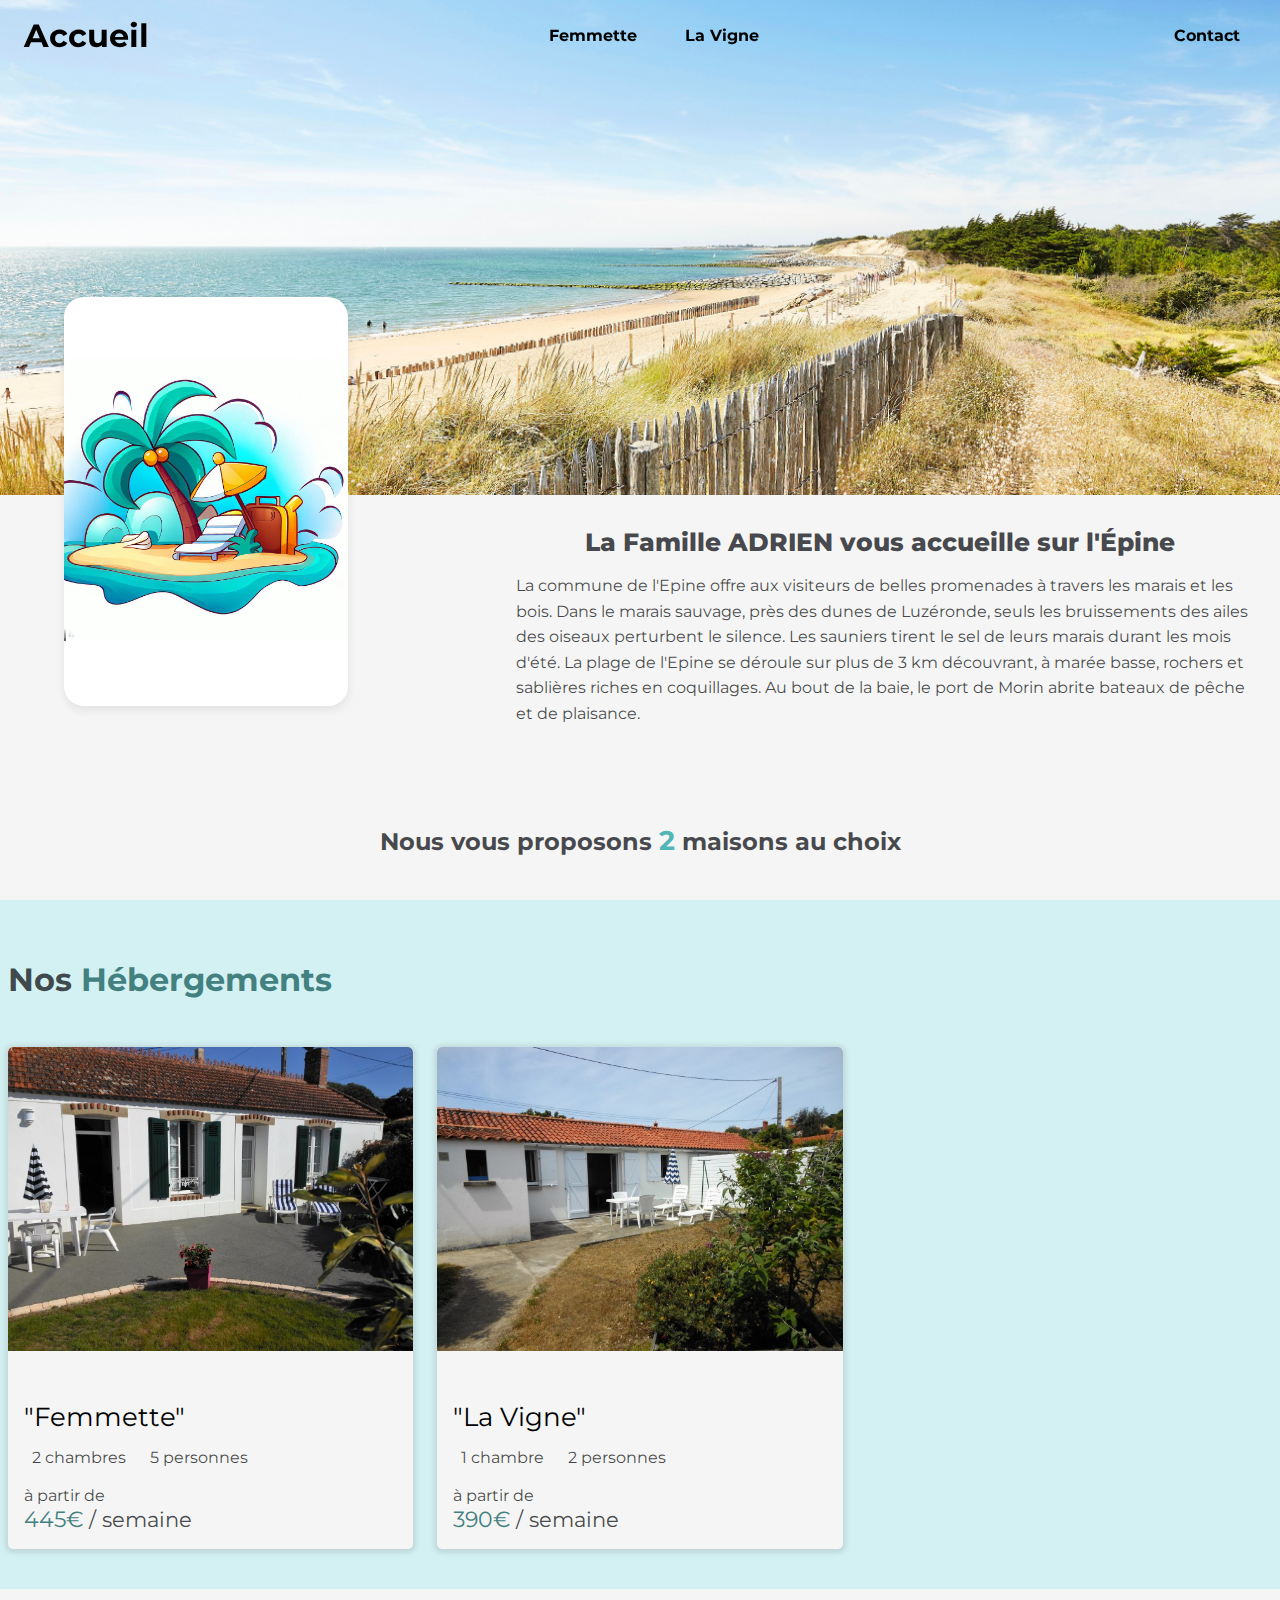
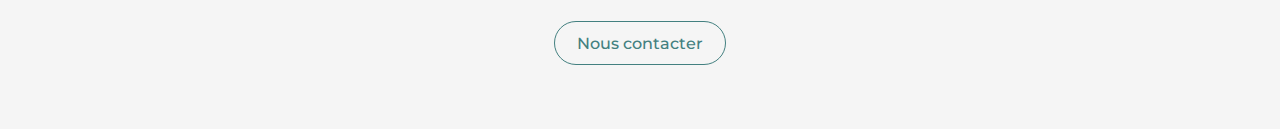
<file: index.html>
<!DOCTYPE html>
<html lang="en">
  <head>
    <meta charset="UTF-8" />
    <meta
      http-equiv="X-UA-Compatible"
      content="IE=edge" />
    <meta
      name="viewport"
      content="width=device-width, initial-scale=1.0" />
    <title>Locations | M. et Mme ADRIEN</title>
    <link
      rel="icon"
      type="image/png"
      sizes="16x16"
      href="./img/download.png" />

    <link
      rel="stylesheet"
      href="styles/style.css" />
    <link
      rel="preconnect"
      href="https://fonts.googleapis.com" />
    <link
      rel="preconnect"
      href="https://fonts.gstatic.com"
      crossorigin />
    <link
      href="https://fonts.googleapis.com/css2?family=Montserrat:wght@400;500;600;700;800&display=swap"
      rel="stylesheet" />
    <link
      rel="stylesheet"
      href="https://cdnjs.cloudflare.com/ajax/libs/font-awesome/6.1.1/css/all.min.css"
      integrity="sha512-KfkfwYDsLkIlwQp6LFnl8zNdLGxu9YAA1QvwINks4PhcElQSvqcyVLLD9aMhXd13uQjoXtEKNosOWaZqXgel0g=="
      crossorigin="anonymous"
      referrerpolicy="no-referrer" />
  </head>
  <body class="index">
    <header class="header">
      <nav class="navbar">
        <h1><a href="./">Accueil</a></h1>
        <ul class="nav-items">
          <li>
            <a
              class="nav-item"
              href="femmette.html"
              >Femmette</a
            >
          </li>
          <li>
            <a
              class="nav-item"
              href="vigne.html"
              >La Vigne</a
            >
          </li>
        </ul>
        <li>
          <a
            class="nav-item"
            href="contact.html"
            >Contact</a
          >
        </li>
      </nav>
    </header>
    <main>
      <section class="sec1 section home">
        <div class="home-container">
          <div class="home-panoramic">
            <picture class="mainpage-content">
              <img
                src="img/L_Epine.jpg"
                alt="" />
            </picture>
          </div>
          <div class="home-items">
            <div class="home-image">
              <img
                src="./img/dessin_plage.jpg"
                alt="" />
            </div>
            <div class="home-texte-con">
              <div class="home-text-title">
                <h2>
                  <i class="fa-solid fa-anchor"></i>&nbsp;La Famille ADRIEN vous
                  accueille sur l'<span>épine</span>&nbsp;<i
                    class="fa-solid fa-anchor"></i>
                </h2>
              </div>
              <div class="home-texte">
                <p>
                  La commune de l'Epine offre aux visiteurs de belles promenades
                  à travers les marais et les bois. Dans le marais sauvage, près
                  des dunes de Luzéronde, seuls les bruissements des ailes des
                  oiseaux perturbent le silence. Les sauniers tirent le sel de
                  leurs marais durant les mois d'été. La plage de l'Epine se
                  déroule sur plus de 3 km découvrant, à marée basse, rochers et
                  sablières riches en coquillages. Au bout de la baie, le port
                  de Morin abrite bateaux de pêche et de plaisance.
                </p>
              </div>
            </div>
          </div>
          <div class="home-bottom-text">
            <h3>Nous vous proposons <span>2</span> maisons au choix</h3>
          </div>
          <div class="nxt-btn">
            <a href="#sec2">
              <div class="next-arrow">
                <i class="fa-solid fa-angle-down"></i></div
            ></a>
          </div>
        </div>
      </section>
      <section
        class="sec2 section house-display"
        id="sec2">
        <div class="house-grid-container">
          <h2 class="house-grid-title">Nos <span>Hébergements</span></h2>
          <div class="house-items">
            <div
              class="house-item"
              onclick="location.href='femmette.html';"
              style="cursor: pointer">
              <a href="femmette.html">
                <div class="img-wrapper">
                  <img
                    src="img/femmette/femmette2.jpg"
                    alt="" />
                </div>
              </a>
              <div class="house-texte">
                <div class="house-rating">
                  <div class="key-rating">
                    <i class="fa-solid fa-key"></i>&nbsp;<i
                      class="fa-solid fa-key"></i>
                  </div>
                  <div class="star-rating">
                    <i class="fa-solid fa-star"></i>&nbsp;
                    <i class="fa-solid fa-star"></i>&nbsp;
                    <i class="fa-solid fa-star"></i>
                  </div>
                </div>
                <p class="house-name">"Femmette"</p>
                <p class="house-details">
                  <i class="fa-solid fa-bed"></i>&nbsp;&nbsp;2 chambres
                  &nbsp;&nbsp; <i class="fa-solid fa-user"></i>&nbsp;&nbsp;5
                  personnes
                </p>
                <p class="house-price">
                  à partir de <br />
                  <span><span class="price">445€</span>&nbsp;/ semaine</span>
                </p>
              </div>
            </div>
            <div
              class="house-item"
              onclick="location.href='vigne.html';"
              style="cursor: pointer">
              <a href="vigne.html">
                <div class="img-wrapper">
                  <img
                    src="img/vigne/t2clevac2.jpg"
                    alt="" />
                </div>
              </a>
              <div class="house-texte">
                <div class="house-rating">
                  <div class="key-rating">
                    <i class="fa-solid fa-key"></i>&nbsp;<i
                      class="fa-solid fa-key"></i>
                  </div>
                  <div class="star-rating">
                    <i class="fa-solid fa-star"></i>&nbsp;
                    <i class="fa-solid fa-star"></i>
                  </div>
                </div>
                <p class="house-name">"La Vigne"</p>
                <p class="house-details">
                  <i class="fa-solid fa-bed"></i>&nbsp;&nbsp;1 chambre
                  &nbsp;&nbsp; <i class="fa-solid fa-user"></i>&nbsp;&nbsp;2
                  personnes
                </p>
                <p class="house-price">
                  à partir de <br />
                  <span><span class="price">390€</span>&nbsp;/ semaine</span>
                </p>
              </div>
            </div>
          </div>
        </div>
      </section>
      <section class="sec3 section contact-form">
        <div class="contact-btn-con">
          <a href="contact.html"
            ><div class="contact-btn">Nous contacter</div></a
          >
        </div>
      </section>
    </main>
    <script src="script.js"></script>
  </body>
</html>
</file>
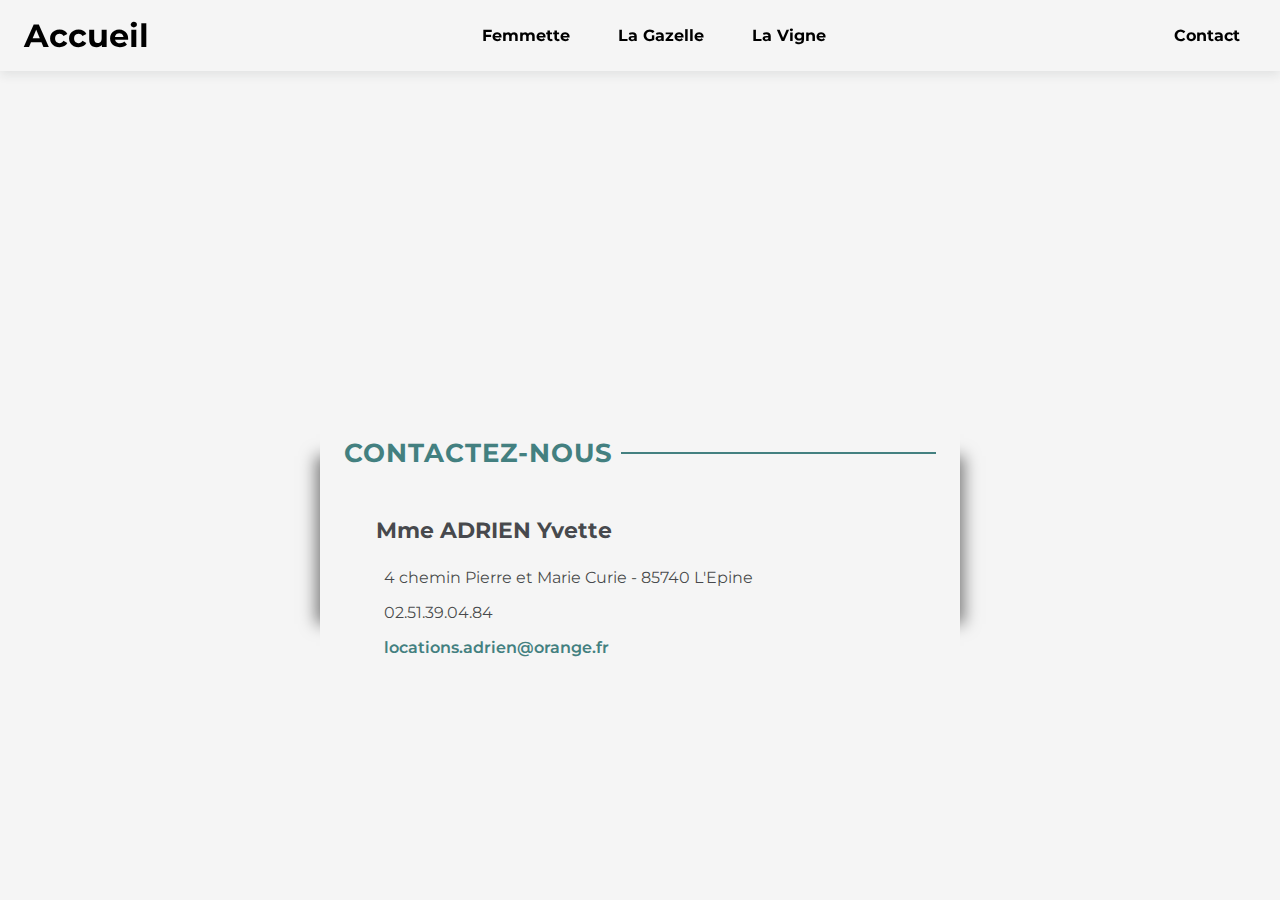
<file: contact.htm>
<!DOCTYPE html>
<html lang="en">
  <head>
    <meta charset="UTF-8" />
    <meta http-equiv="X-UA-Compatible" content="IE=edge" />
    <meta name="viewport" content="width=device-width, initial-scale=1.0" />
    <title>Locations | M. et Mme ADRIEN</title>
    <link
      rel="icon"
      type="image/png"
      sizes="16x16"
      href="./img/download.png"
    />
    <link rel="stylesheet" href="styles/style.css" />
    <link rel="preconnect" href="https://fonts.googleapis.com" />
    <link rel="preconnect" href="https://fonts.gstatic.com" crossorigin />
    <link
      href="https://fonts.googleapis.com/css2?family=Montserrat:wght@400;500;600;700;800&display=swap"
      rel="stylesheet"
    />
    <link
      rel="stylesheet"
      href="https://cdnjs.cloudflare.com/ajax/libs/font-awesome/6.1.1/css/all.min.css"
      integrity="sha512-KfkfwYDsLkIlwQp6LFnl8zNdLGxu9YAA1QvwINks4PhcElQSvqcyVLLD9aMhXd13uQjoXtEKNosOWaZqXgel0g=="
      crossorigin="anonymous"
      referrerpolicy="no-referrer"
    />
  </head>
  <body class="contact-page">
    <header class="header header-contact">
      <nav class="navbar">
        <h1><a href="./">Accueil</a></h1>
        <ul class="nav-items">
          <li><a class="nav-item" href="femmette.html">Femmette</a></li>
          <li><a class="nav-item" href="gazelle.html">La Gazelle</a></li>
          <li><a class="nav-item" href="vigne.html">La Vigne</a></li>
        </ul>
        <li><a class="nav-item" href="contact.htm">Contact</a></li>
      </nav>
    </header>
    <main>
      <section class="contact-sec">
        <div class="background-con">
          <div class="contact-background"></div>
        </div>
        <div class="shadow"></div>
        <div class="contact-infos-con">
          <div class="contact-infos">
            <h2><span>Contactez-nous</span></h2>
            <div class="contact-details">
              <div class="contact-info-main">
                <p>Mme ADRIEN Yvette</p>
              </div>
              <div class="contact-address flex">
                <i class="fa-solid fa-location-dot"></i>
                <p>4 chemin Pierre et Marie Curie - 85740 L'Epine</p>
              </div>
              <div class="contact-info-others">
                <div class="contact-phone flex">
                  <i class="fa-solid fa-phone foo-col"></i>
                  <p>02.51.39.04.84</p>
                </div>
                <div class="contact-mail flex">
                  <i class="fa-solid fa-at foo-col"></i>
                  <a href="mailto:locations.adrien@orange.fr"
                    >locations.adrien@orange.fr</a
                  >
                </div>
              </div>
            </div>
          </div>
        </div>
      </section>
    </main>
    <script src="script.js"></script>
  </body>
</html>
</file>
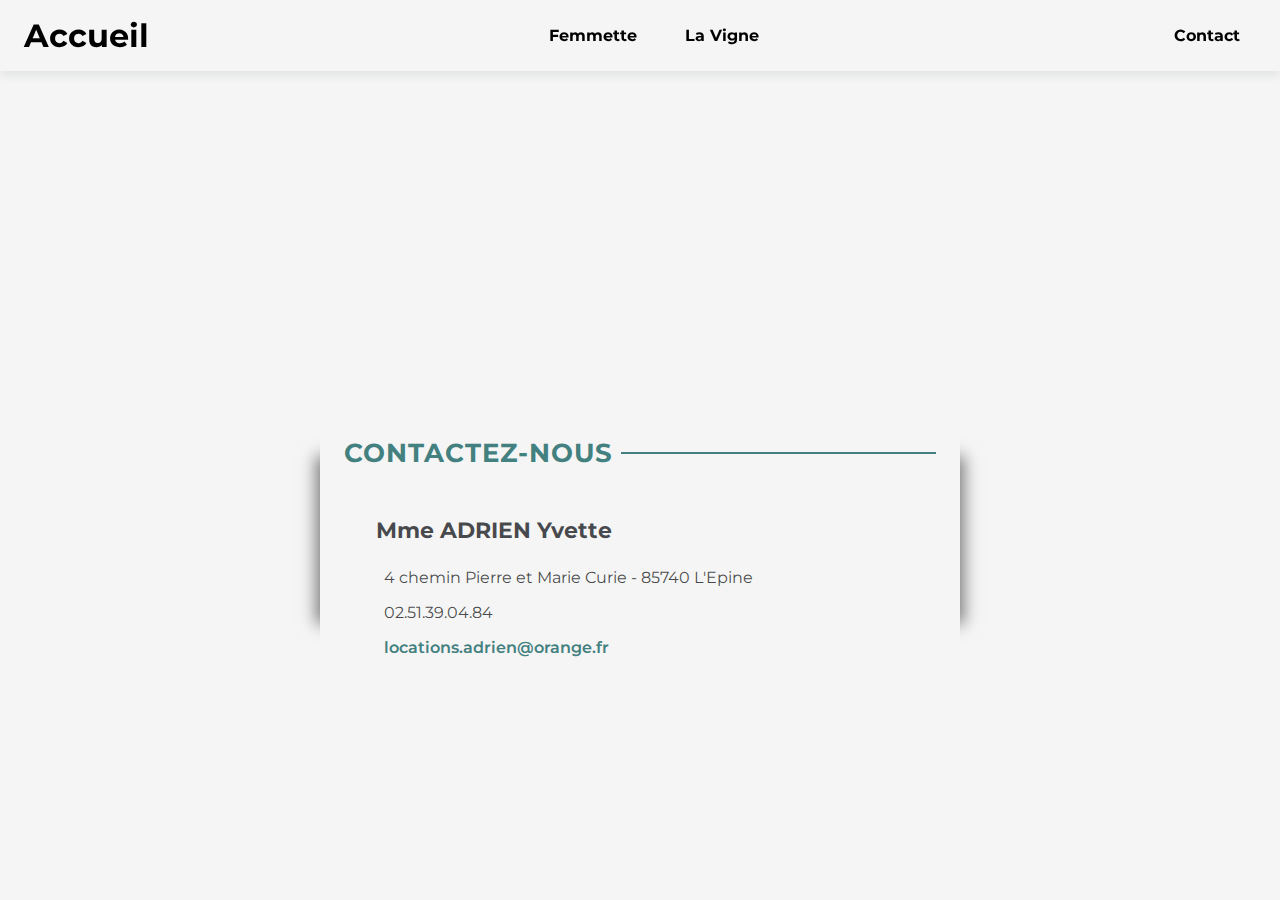
<file: contact.html>
<!DOCTYPE html>
<html lang="en">
  <head>
    <meta charset="UTF-8" />
    <meta
      http-equiv="X-UA-Compatible"
      content="IE=edge" />
    <meta
      name="viewport"
      content="width=device-width, initial-scale=1.0" />
    <title>Locations | M. et Mme ADRIEN</title>
    <link
      rel="icon"
      type="image/png"
      sizes="16x16"
      href="./img/download.png" />
    <link
      rel="stylesheet"
      href="styles/style.css" />
    <link
      rel="preconnect"
      href="https://fonts.googleapis.com" />
    <link
      rel="preconnect"
      href="https://fonts.gstatic.com"
      crossorigin />
    <link
      href="https://fonts.googleapis.com/css2?family=Montserrat:wght@400;500;600;700;800&display=swap"
      rel="stylesheet" />
    <link
      rel="stylesheet"
      href="https://cdnjs.cloudflare.com/ajax/libs/font-awesome/6.1.1/css/all.min.css"
      integrity="sha512-KfkfwYDsLkIlwQp6LFnl8zNdLGxu9YAA1QvwINks4PhcElQSvqcyVLLD9aMhXd13uQjoXtEKNosOWaZqXgel0g=="
      crossorigin="anonymous"
      referrerpolicy="no-referrer" />
  </head>
  <body class="contact-page">
    <header class="header header-contact">
      <nav class="navbar">
        <h1><a href="./">Accueil</a></h1>
        <ul class="nav-items">
          <li>
            <a
              class="nav-item"
              href="femmette.html"
              >Femmette</a
            >
          </li>
          <li>
            <a
              class="nav-item"
              href="vigne.html"
              >La Vigne</a
            >
          </li>
        </ul>
        <li>
          <a
            class="nav-item"
            href="contact.html"
            >Contact</a
          >
        </li>
      </nav>
    </header>
    <main>
      <section class="contact-sec">
        <div class="background-con">
          <div class="contact-background"></div>
        </div>
        <div class="shadow"></div>
        <div class="contact-infos-con">
          <div class="contact-infos">
            <h2><span>Contactez-nous</span></h2>
            <div class="contact-details">
              <div class="contact-info-main">
                <p>Mme ADRIEN Yvette</p>
              </div>
              <div class="contact-address flex">
                <i class="fa-solid fa-location-dot"></i>
                <p>4 chemin Pierre et Marie Curie - 85740 L'Epine</p>
              </div>
              <div class="contact-info-others">
                <div class="contact-phone flex">
                  <i class="fa-solid fa-phone foo-col"></i>
                  <p>02.51.39.04.84</p>
                </div>
                <div class="contact-mail flex">
                  <i class="fa-solid fa-at foo-col"></i>
                  <a href="mailto:locations.adrien@orange.fr"
                    >locations.adrien@orange.fr</a
                  >
                </div>
              </div>
            </div>
          </div>
        </div>
      </section>
    </main>
    <script src="script.js"></script>
  </body>
</html>
</file>
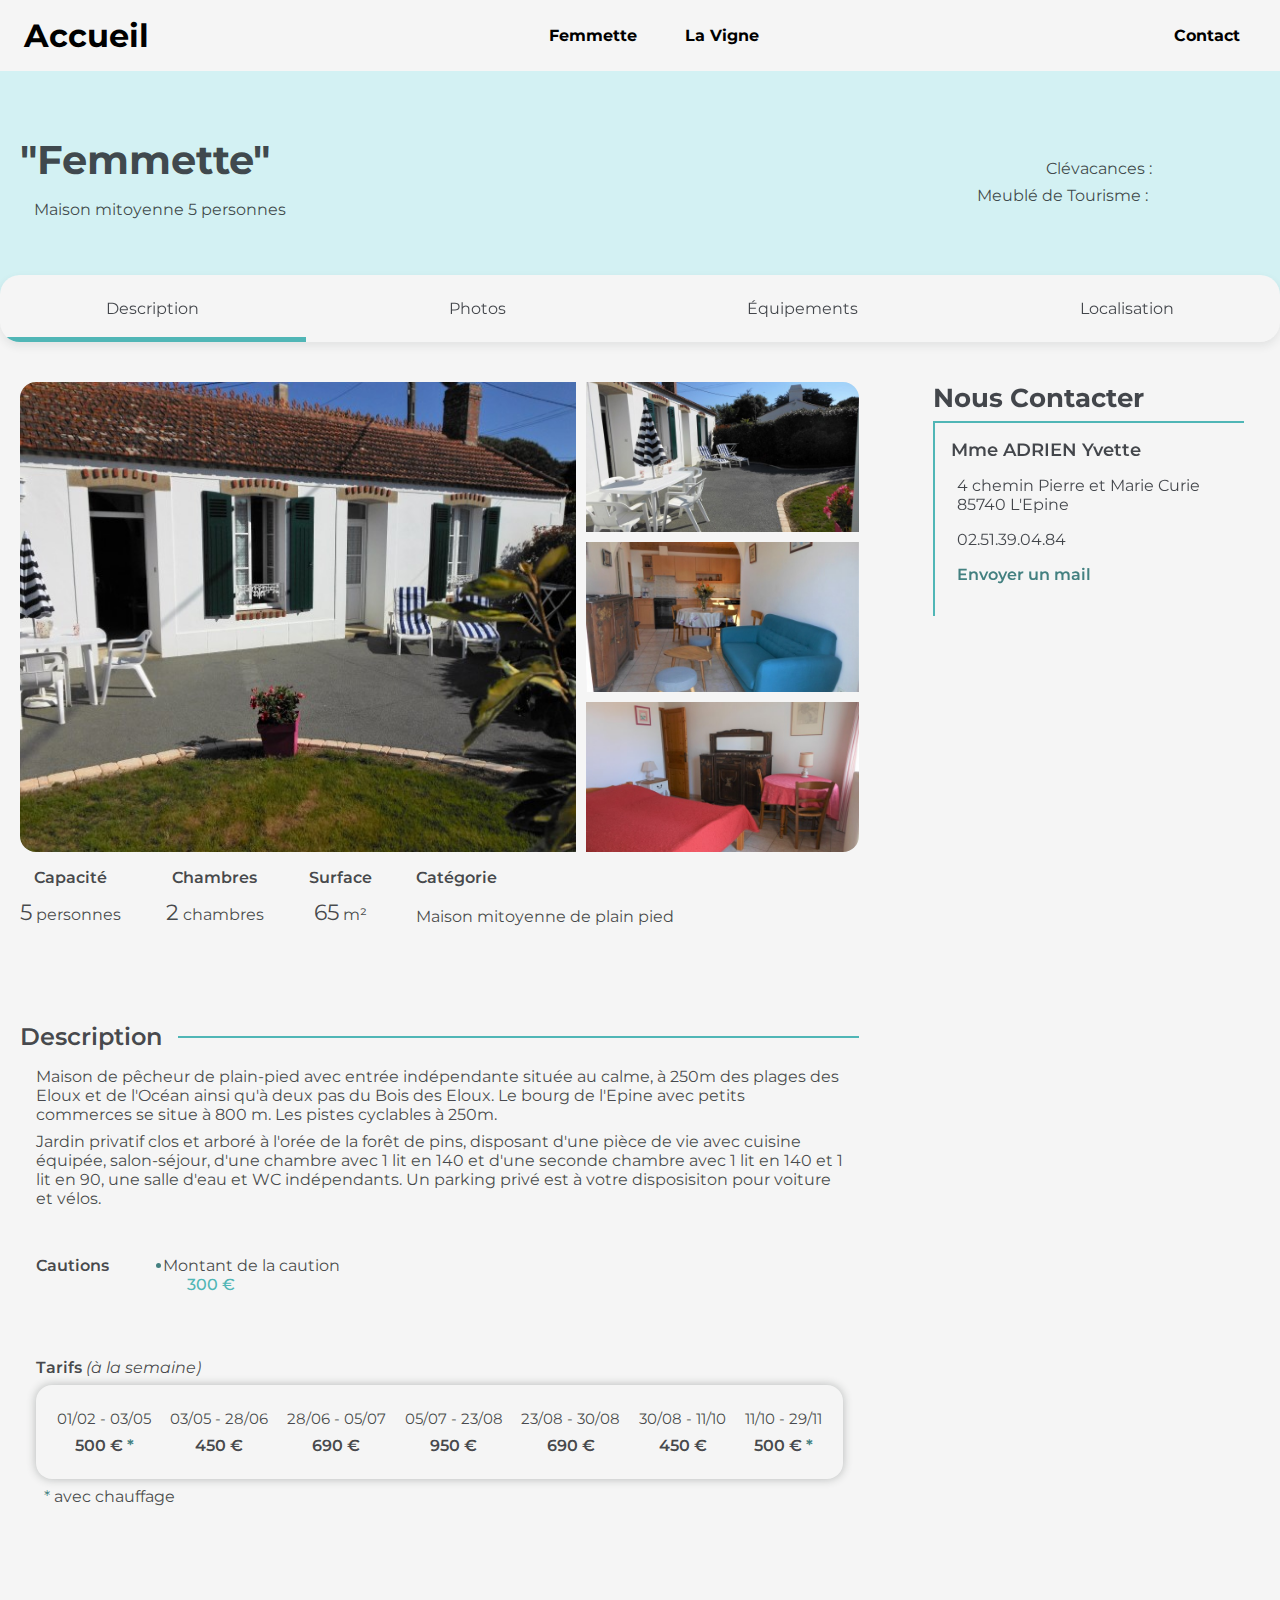
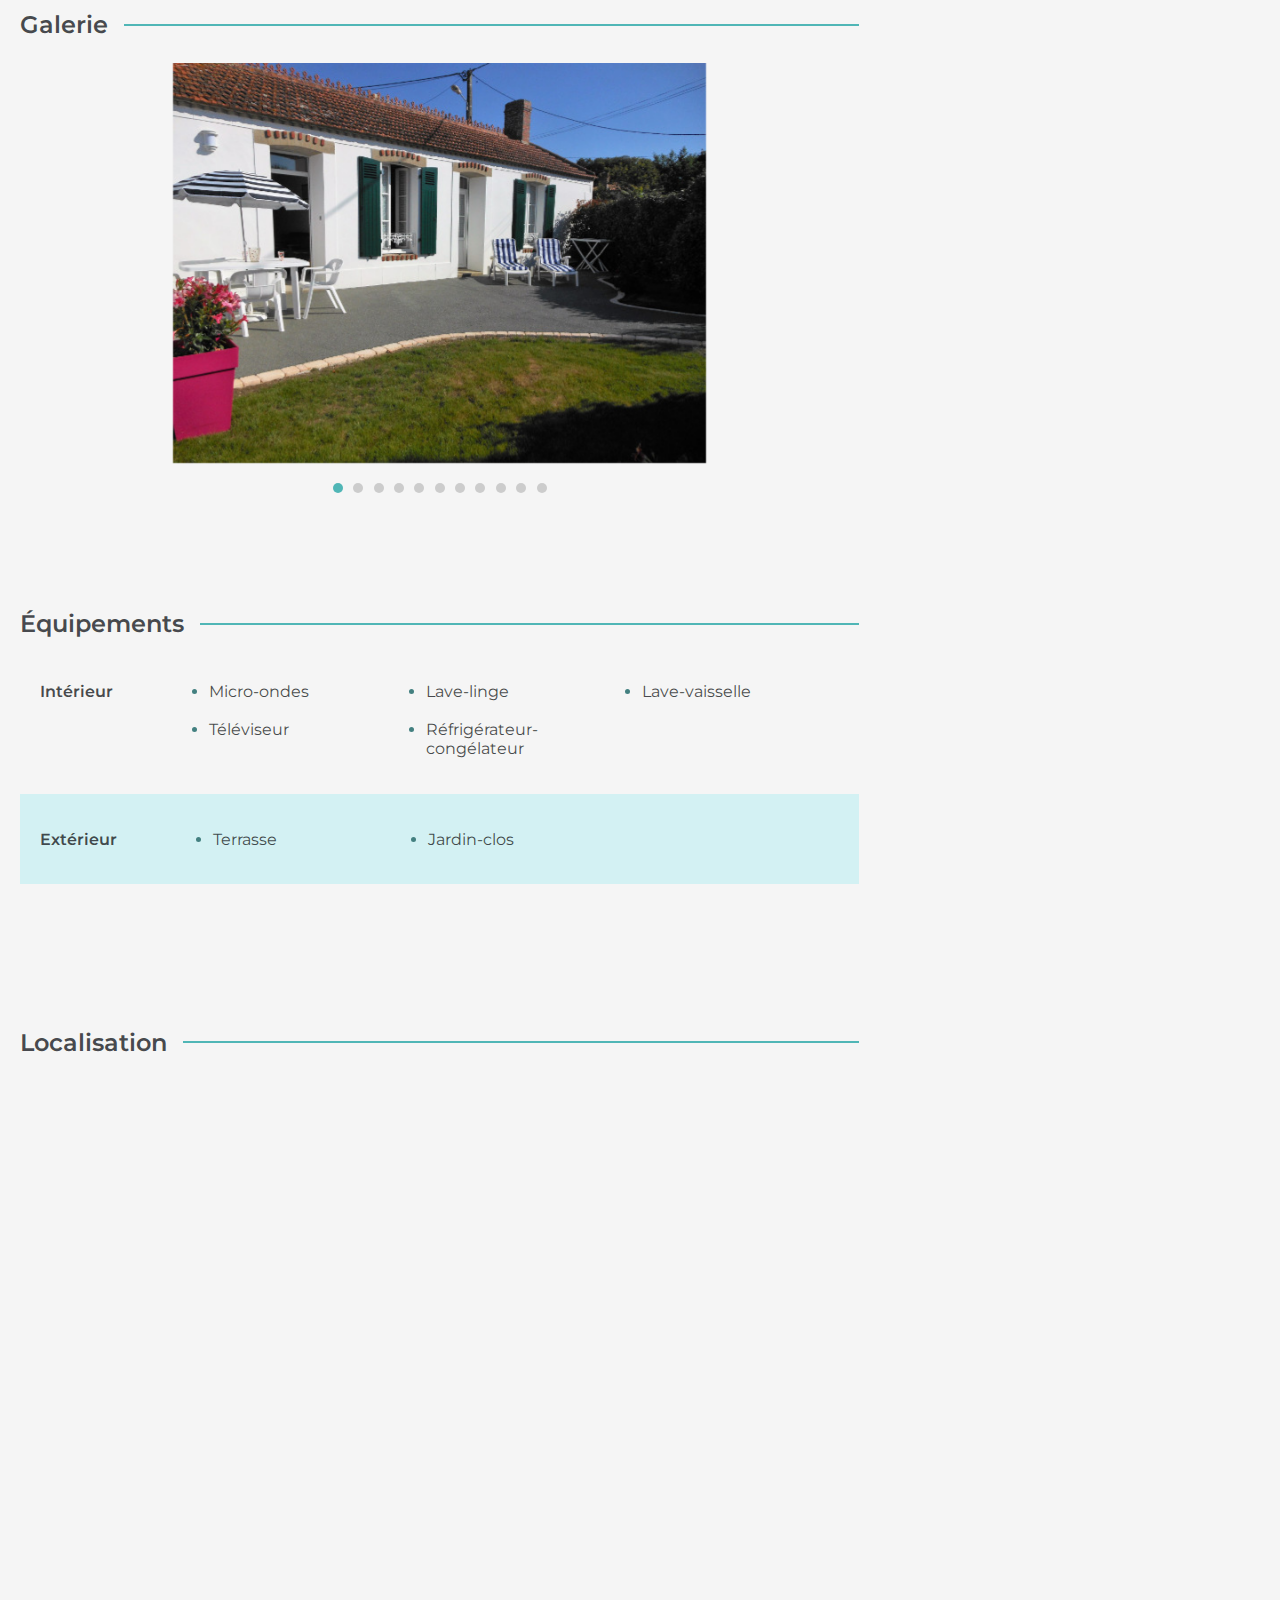
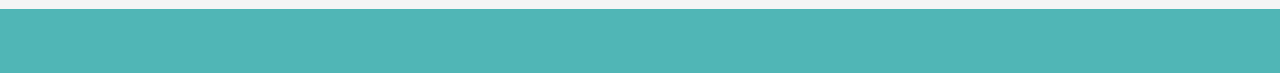
<file: femmette.html>
<!DOCTYPE html>
<html lang="en">
  <head>
    <meta charset="UTF-8" />
    <meta
      http-equiv="X-UA-Compatible"
      content="IE=edge" />
    <meta
      name="viewport"
      content="width=device-width, initial-scale=1.0" />
    <title>Locations | M. et Mme ADRIEN</title>
    <link
      rel="icon"
      type="image/png"
      sizes="16x16"
      href="./img/download.png" />
    <link
      rel="stylesheet"
      href="styles/style.css" />
    <link
      rel="preconnect"
      href="https://fonts.googleapis.com" />
    <link
      rel="preconnect"
      href="https://fonts.gstatic.com"
      crossorigin />
    <link
      href="https://fonts.googleapis.com/css2?family=Montserrat:wght@400;500;600;700;800&display=swap"
      rel="stylesheet" />
    <link
      rel="stylesheet"
      href="https://cdnjs.cloudflare.com/ajax/libs/font-awesome/6.1.1/css/all.min.css"
      integrity="sha512-KfkfwYDsLkIlwQp6LFnl8zNdLGxu9YAA1QvwINks4PhcElQSvqcyVLLD9aMhXd13uQjoXtEKNosOWaZqXgel0g=="
      crossorigin="anonymous"
      referrerpolicy="no-referrer" />
  </head>
  <body class="house-page">
    <header class="header header-house">
      <nav
        class="navbar"
        id="navbar">
        <h1><a href="./">Accueil</a></h1>
        <ul class="nav-items">
          <li>
            <a
              class="nav-item"
              href="femmette.html"
              >Femmette</a
            >
          </li>
          <li>
            <a
              class="nav-item"
              href="vigne.html"
              >La Vigne</a
            >
          </li>
        </ul>
        <li>
          <a
            class="nav-item"
            href="contact.html"
            >Contact</a
          >
        </li>
      </nav>
    </header>
    <section
      class="house-intro section"
      id="first">
      <div class="name-container-bg">
        <div class="name-container wrapper">
          <div class="house-name">
            <p>"Femmette"</p>
            <p>Maison mitoyenne 5 personnes</p>
          </div>
          <div class="rating-con">
            <p>
              Clévacances : &nbsp;<i class="fa-solid fa-key"></i>&nbsp;<i
                class="fa-solid fa-key"></i>
            </p>
            <p>
              Meublé de Tourisme : &nbsp;<i class="fa-solid fa-star"></i
              >&nbsp;<i class="fa-solid fa-star"></i>&nbsp;<i
                class="fa-solid fa-star"></i>
            </p>
          </div>
        </div>
      </div>
    </section>
    <div class="house-index-main wrapper">
      <section class="index-menu">
        <div class="house-index-con">
          <ul class="house-index">
            <li class="house-index-item">
              <a
                class="active index-item description"
                href="#description"
                >Description</a
              >
            </li>
            <li class="house-index-item">
              <a
                class="index-item photo"
                href="#photo"
                >Photos</a
              >
            </li>
            <li class="house-index-item">
              <a
                class="index-item equipment"
                href="#equipment"
                style="text-transform: capitalize"
                >équipements</a
              >
            </li>

            <li class="house-index-item">
              <a
                class="index-item localisation"
                href="#localisation"
                >Localisation</a
              >
            </li>
          </ul>
        </div>
      </section>

      <div class="house-container wrapper">
        <div class="house-items">
          <section
            class="house-item-description slide-in top-content"
            id="description">
            <section class="photo-description">
              <ul class="photo-mosaic">
                <li class="main-photo">
                  <a href="#photo"
                    ><img
                      src="img/femmette/femmette2.jpg"
                      alt=""
                  /></a>
                </li>
                <li class="other-photo">
                  <a href="#photo"
                    ><img
                      src="img/femmette/femmette3.jpg"
                      alt=""
                  /></a>
                </li>
                <li class="other-photo">
                  <a href="#photo"
                    ><img
                      src="img/femmette/femmette_sejour_cuisine.jpg"
                      alt=""
                  /></a>
                </li>
                <li class="other-photo">
                  <a href="#photo"
                    ><img
                      src="img/femmette/femmette_chambre1_a.jpg"
                      alt=""
                  /></a>
                </li>
              </ul>
              <div class="icon-des">
                <ul>
                  <li>
                    <p>Capacité</p>
                    <p><span>5</span> personnes</p>
                  </li>
                  <li>
                    <p>Chambres</p>
                    <p><span>2</span> chambres</p>
                  </li>
                  <li>
                    <p>Surface</p>
                    <p><span>65</span> m²</p>
                  </li>
                  <li>
                    <p>Catégorie</p>
                    <p>Maison mitoyenne de plain pied</p>
                  </li>
                </ul>
              </div>
            </section>
            <section class="text-description">
              <header class="main-title-con">
                <h2 class="main-title"><span>Description</span></h2>
              </header>
              <section class="text-des-con">
                <p>
                  Maison de pêcheur de plain-pied avec entrée indépendante
                  située au calme, à 250m des plages des Eloux et de l'Océan
                  ainsi qu'à deux pas du Bois des Eloux. Le bourg de l'Epine
                  avec petits commerces se situe à 800 m. Les pistes cyclables à
                  250m.
                </p>
                <p>
                  Jardin privatif clos et arboré à l'orée de la forêt de pins,
                  disposant d'une pièce de vie avec cuisine équipée,
                  salon-séjour, d'une chambre avec 1 lit en 140 et d'une seconde
                  chambre avec 1 lit en 140 et 1 lit en 90, une salle d'eau et
                  WC indépendants. Un parking privé est à votre disposisiton
                  pour voiture et vélos.
                </p>
                <div class="caution-con">
                  <p>Cautions</p>
                  <li>
                    <span class="caution-1">Montant de la caution <br /></span>
                    <span class="caution-2">300 €</span>
                  </li>
                </div>
                <div class="caution-con">
                  <p class="tarif">
                    Tarifs
                    <span style="font-weight: 400"><i>(à la semaine)</i></span>
                  </p>
                  <ul class="prices-con">
                    <li>
                      <span class="price-1">01/02 - 03/05 <br /></span>
                      <p>
                        <span class="price-2">
                          500 €
                          <span style="color: var(--blue-color-1)"> *</span>
                          <br />
                        </span>
                      </p>
                    </li>
                    <li>
                      <span class="price-1">03/05 - 28/06 <br /></span>
                      <p><span class="price-2">450 €</span></p>
                    </li>
                    <li>
                      <span class="price-1">28/06 - 05/07 <br /></span>
                      <p><span class="price-2">690 €</span></p>
                    </li>
                    <li>
                      <span class="price-1">05/07 - 23/08 <br /></span>
                      <p><span class="price-2">950 €</span></p>
                    </li>
                    <li>
                      <span class="price-1">23/08 - 30/08 <br /></span>
                      <p><span class="price-2">690 €</span></p>
                    </li>
                    <li>
                      <span class="price-1">30/08 - 11/10 <br /></span>
                      <p><span class="price-2">450 €</span></p>
                    </li>
                    <li>
                      <span class="price-1">11/10 - 29/11 <br /></span>
                      <p>
                        <span class="price-2">
                          500 €
                          <span style="color: var(--blue-color-1)"> *</span>
                          <br />
                        </span>
                      </p>
                    </li>
                  </ul>
                  <p style="margin: 0.5rem; font-weight: normal">
                    <span style="color: var(--blue-color-1)"> *</span>
                    avec chauffage
                  </p>
                </div>
              </section>
            </section>
          </section>
          <section
            class="photo-carousel slide-in"
            id="photo">
            <header class="main-title-con">
              <h2 class="main-title"><span>Galerie</span></h2>
            </header>
            <div class="slider-container">
              <div class="menu">
                <label
                  for="slide-dot-1"
                  class="slide-dot-1"></label>
                <label
                  for="slide-dot-2"
                  class="slide-dot-2"></label>
                <label
                  for="slide-dot-3"
                  class="slide-dot-3"></label>
                <label
                  for="slide-dot-4"
                  class="slide-dot-4"></label>
                <label
                  for="slide-dot-5"
                  class="slide-dot-5"></label>
                <label
                  for="slide-dot-6"
                  class="slide-dot-6"></label>
                <label
                  for="slide-dot-7"
                  class="slide-dot-7"></label>
                <label
                  for="slide-dot-8"
                  class="slide-dot-8"></label>
                <label
                  for="slide-dot-9"
                  class="slide-dot-9"></label>
                <label
                  for="slide-dot-10"
                  class="slide-dot-10"></label>
                <label
                  for="slide-dot-11"
                  class="slide-dot-11"></label>
              </div>

              <input
                type="radio"
                class="slide-input"
                name="slides"
                id="slide-dot-1"
                checked />
              <img
                src="img/femmette/ile-de-noirmoutier-meubles-adrien-facade1-5907064.jpg"
                alt=""
                class="slide-img" />
              <input
                type="radio"
                id="slide-dot-2"
                name="slides"
                class="slide-input" />
              <img
                src="img/femmette/cuisine_femmette.jfif"
                alt=""
                class="slide-img" />
              <input
                type="radio"
                id="slide-dot-3"
                name="slides"
                class="slide-input" />
              <img
                src="img/femmette/femmette_sejour.jpg"
                alt=""
                class="slide-img" />
              <input
                type="radio"
                class="slide-input"
                name="slides"
                id="slide-dot-4" />
              <img
                src="img/femmette/femmette_sejour_cuisine.jpg"
                alt=""
                class="slide-img" />
              <input
                type="radio"
                class="slide-input"
                name="slides"
                id="slide-dot-5" />
              <img
                src="img/femmette/femmette_chambre1_a.jpg"
                alt=""
                class="slide-img" />
              <input
                type="radio"
                class="slide-input"
                name="slides"
                id="slide-dot-6" />
              <img
                src="img/femmette/femmette_chambre1_b.jpg"
                alt=""
                class="slide-img" />
              <input
                type="radio"
                class="slide-input"
                name="slides"
                id="slide-dot-7" />
              <img
                src="img/femmette/femmette_chambre2.jpg"
                alt=""
                class="slide-img" />
              <input
                type="radio"
                class="slide-input"
                name="slides"
                id="slide-dot-8" />
              <img
                src="img/femmette/femmette2.jpg"
                alt=""
                class="slide-img" />
              <input
                type="radio"
                class="slide-input"
                name="slides"
                id="slide-dot-9" />
              <img
                src="img/femmette/femette_salle_d_eau.jpg"
                alt=""
                class="slide-img" /><input
                type="radio"
                class="slide-input"
                name="slides"
                id="slide-dot-10" />
              <img
                src="img/femmette/femmette3.jpg"
                alt=""
                class="slide-img" /><input
                type="radio"
                class="slide-input"
                name="slides"
                id="slide-dot-11" />
              <img
                src="img/femmette/femmette4.jpg"
                alt=""
                class="slide-img" />
            </div>
          </section>
          <section
            class="equipment-con slide-in"
            id="equipment">
            <header class="main-title-con">
              <h2
                class="main-title"
                style="text-transform: capitalize">
                <span>équipements</span>
              </h2>
            </header>
            <section class="equipment-items inte">
              <header>Intérieur</header>
              <ul>
                <li>Micro-ondes</li>
                <li>Lave-linge</li>
                <li>Lave-vaisselle</li>
                <li>Téléviseur</li>
                <li>Réfrigérateur-congélateur</li>
              </ul>
            </section>
            <section
              class="equipment-items exte"
              style="background-color: var(--blue-color-3)">
              <header>Extérieur</header>
              <ul>
                <li>Terrasse</li>
                <li>Jardin-clos</li>
              </ul>
            </section>
          </section>
          <section
            class="localisation-con slide-in"
            id="localisation">
            <header class="main-title-con">
              <h2
                class="main-title"
                style="text-transform: capitalize">
                <span>Localisation</span>
              </h2>
            </header>
            <div class="mapouter">
              <div class="gmap_canvas">
                <iframe
                  width="900"
                  height="400"
                  id="gmap_canvas"
                  src="https://maps.google.com/maps?q=4%20chemin%20Pierre%20et%20Marie%20Curie%2085740&t=&z=13&ie=UTF8&iwloc=&output=embed"
                  frameborder="0"
                  scrolling="no"
                  marginheight="0"
                  marginwidth="0"></iframe
                ><a href="https://www.whatismyip-address.com/divi-discount/"
                  >divi discount</a
                ><br /><style>
                  .mapouter {
                    position: relative;
                    text-align: right;
                    height: 400px;
                    width: 100%;
                  }</style
                ><a href="https://www.embedgooglemap.net"
                  >embedding google maps into website</a
                ><style>
                  .gmap_canvas {
                    overflow: hidden;
                    background: none !important;
                    height: 400px;
                    width: 100%;
                  }
                </style>
              </div>
            </div>
          </section>
        </div>
        <aside class="contact-col">
          <div class="contact-container">
            <h3 class="foo-col">Nous Contacter</h3>
            <div class="contacts">
              <div class="contact">
                <p>Mme ADRIEN Yvette</p>
              </div>
              <div class="contact">
                <i class="fa-solid fa-location-dot"></i>
                <p class="foo-col">
                  4 chemin Pierre et Marie Curie <br />
                  85740 L'Epine
                </p>
              </div>
              <div class="contact">
                <i class="fa-solid fa-phone foo-col"></i>
                <p class="foo-col">02.51.39.04.84</p>
              </div>
              <div class="contact">
                <i class="fa-solid fa-at foo-col"></i>
                <a
                  class="foo-col"
                  href="mailto:locations.adrien@orange.fr"
                  ><span>Envoyer un mail</span></a
                >
              </div>
            </div>
          </div>
          <div class="backToTop wrapper">
            <a href="#navbar"><i class="fas fa-arrow-up fa-2x"></i></a>
          </div>
        </aside>
      </div>
    </div>
    <footer></footer>
    <script src="script.js"></script>
    <script src="house.js"></script>
  </body>
</html>
</file>
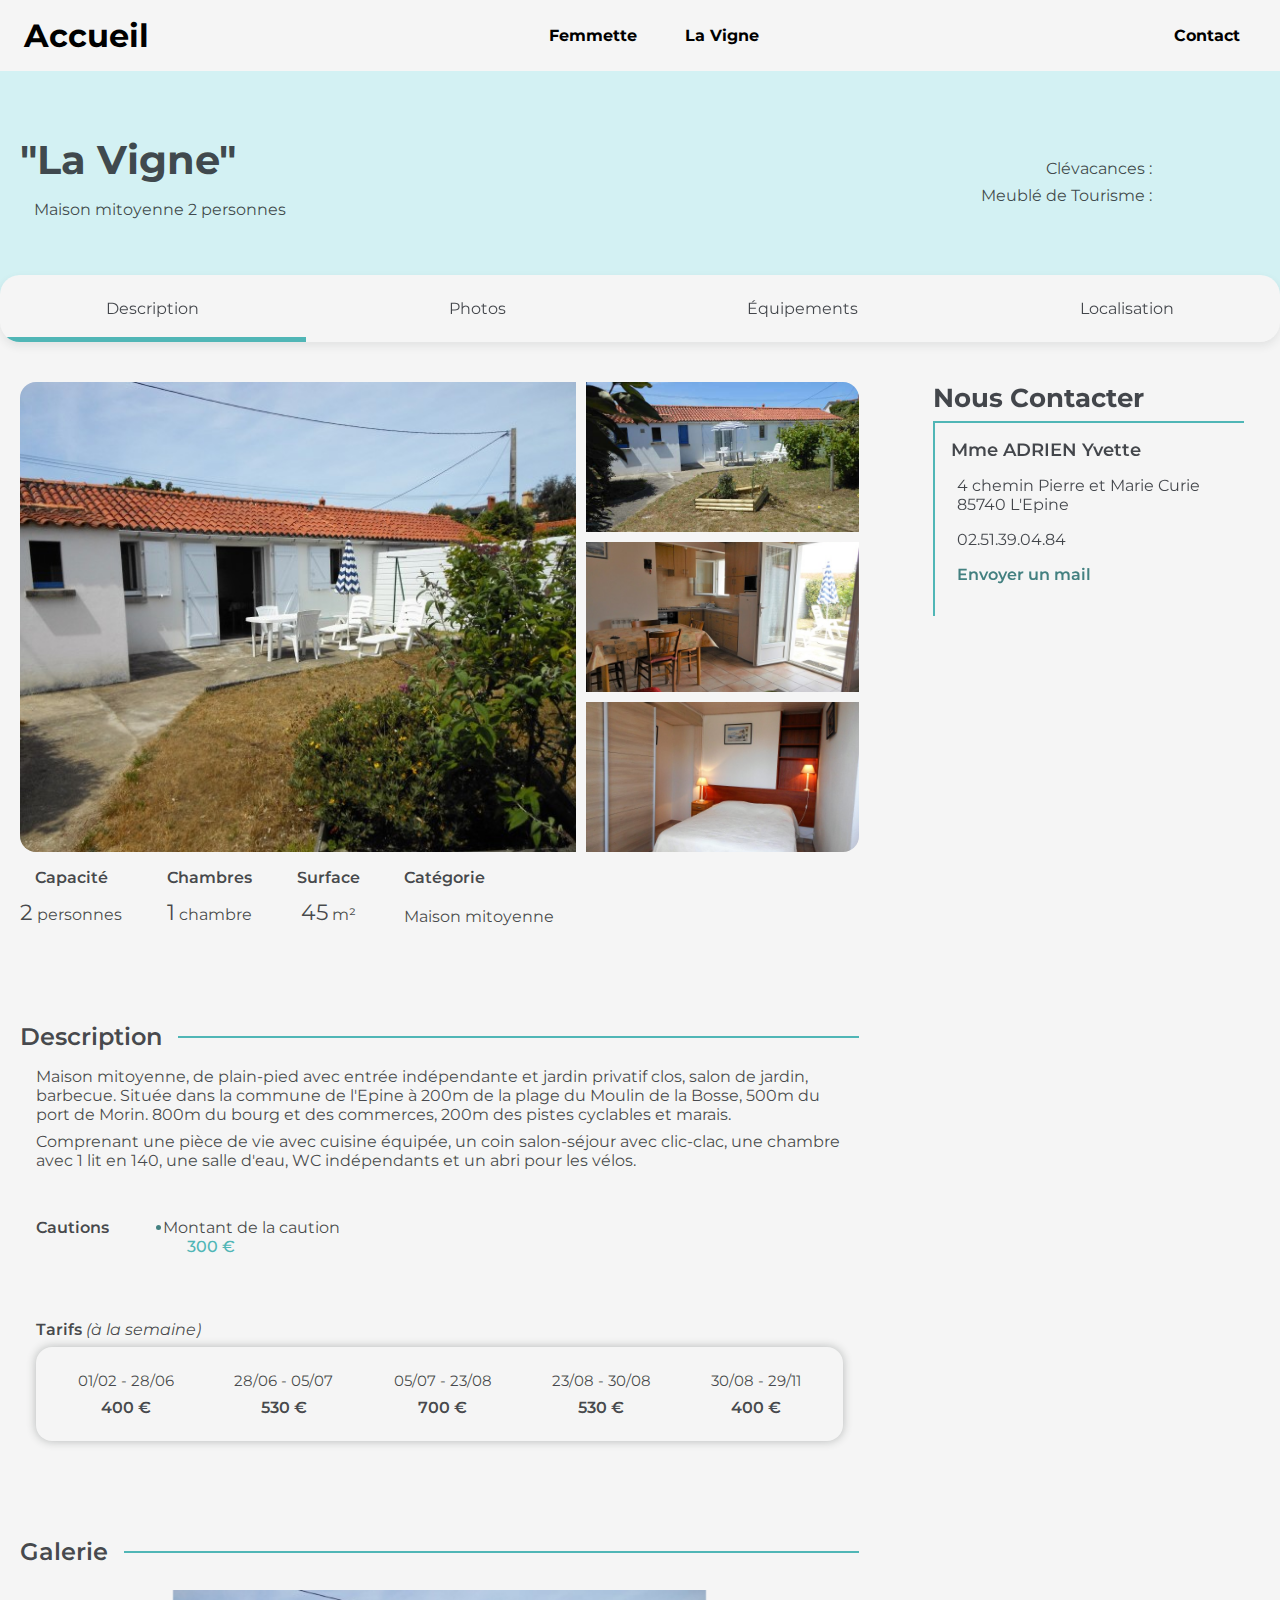
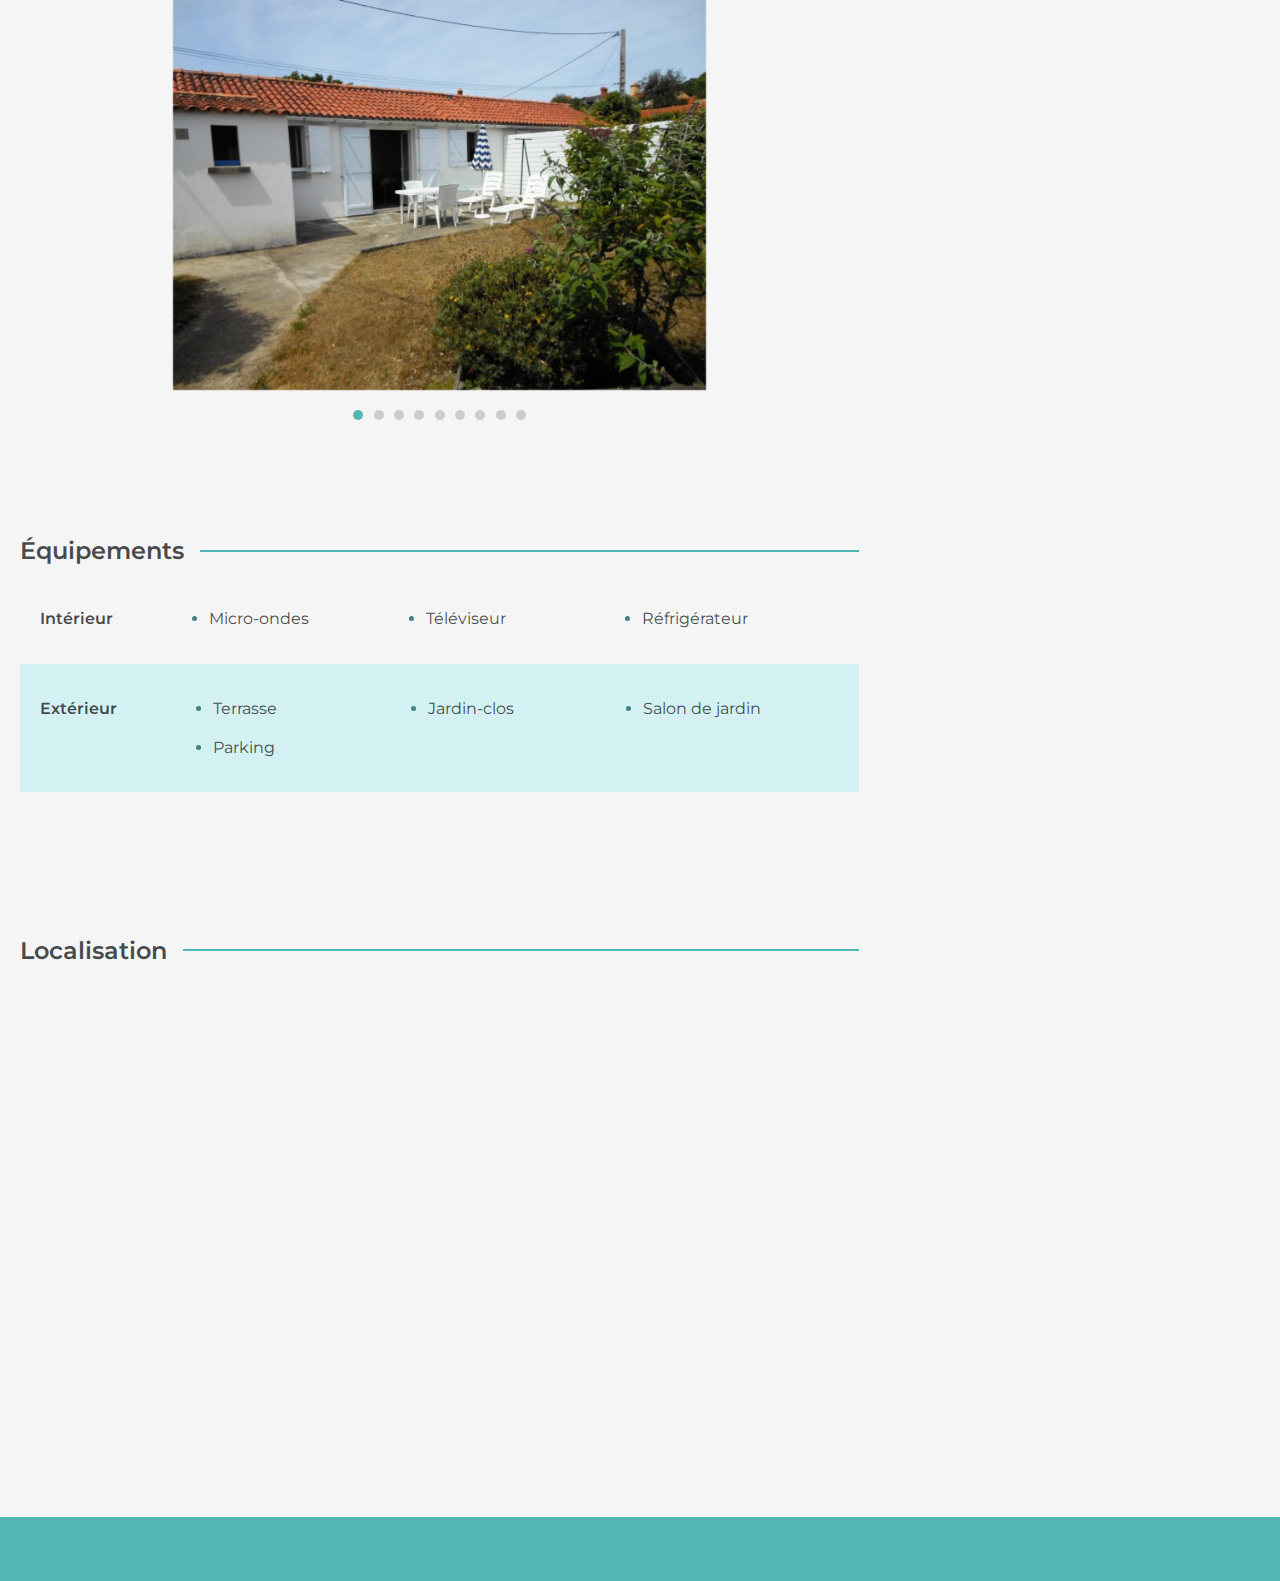
<file: vigne.html>
<!DOCTYPE html>
<html lang="en">
  <head>
    <meta charset="UTF-8" />
    <meta
      http-equiv="X-UA-Compatible"
      content="IE=edge" />
    <meta
      name="viewport"
      content="width=device-width, initial-scale=1.0" />
    <title>Locations | M. et Mme ADRIEN</title>
    <link
      rel="icon"
      type="image/png"
      sizes="16x16"
      href="./img/download.png" />
    <link
      rel="stylesheet"
      href="styles/style.css" />
    <link
      rel="preconnect"
      href="https://fonts.googleapis.com" />
    <link
      rel="preconnect"
      href="https://fonts.gstatic.com"
      crossorigin />
    <link
      href="https://fonts.googleapis.com/css2?family=Montserrat:wght@400;500;600;700;800&display=swap"
      rel="stylesheet" />
    <link
      rel="stylesheet"
      href="https://cdnjs.cloudflare.com/ajax/libs/font-awesome/6.1.1/css/all.min.css"
      integrity="sha512-KfkfwYDsLkIlwQp6LFnl8zNdLGxu9YAA1QvwINks4PhcElQSvqcyVLLD9aMhXd13uQjoXtEKNosOWaZqXgel0g=="
      crossorigin="anonymous"
      referrerpolicy="no-referrer" />
  </head>
  <body class="house-page">
    <header class="header header-house">
      <nav
        class="navbar"
        id="navbar">
        <h1><a href="./">Accueil</a></h1>
        <ul class="nav-items">
          <li>
            <a
              class="nav-item"
              href="femmette.html"
              >Femmette</a
            >
          </li>
          <li>
            <a
              class="nav-item"
              href="vigne.html"
              >La Vigne</a
            >
          </li>
        </ul>
        <li>
          <a
            class="nav-item"
            href="contact.html"
            >Contact</a
          >
        </li>
      </nav>
    </header>
    <section
      class="house-intro section"
      id="first">
      <div class="name-container-bg">
        <div class="name-container wrapper">
          <div class="house-name">
            <p>"La Vigne"</p>
            <p>Maison mitoyenne 2 personnes</p>
          </div>
          <div class="rating-con">
            <p>
              Clévacances : &nbsp;<i class="fa-solid fa-key"></i>&nbsp;<i
                class="fa-solid fa-key"></i>
            </p>
            <p>
              Meublé de Tourisme : &nbsp;<i class="fa-solid fa-star"></i
              >&nbsp;<i class="fa-solid fa-star"></i>
            </p>
          </div>
        </div>
      </div>
    </section>
    <div class="house-index-main wrapper">
      <section class="index-menu">
        <div class="house-index-con">
          <ul class="house-index">
            <li class="house-index-item">
              <a
                class="active index-item description"
                href="#description"
                >Description</a
              >
            </li>
            <li class="house-index-item">
              <a
                class="index-item photo"
                href="#photo"
                >Photos</a
              >
            </li>
            <li class="house-index-item">
              <a
                class="index-item equipment"
                href="#equipment"
                style="text-transform: capitalize"
                >équipements</a
              >
            </li>

            <li class="house-index-item">
              <a
                class="index-item localisation"
                href="#localisation"
                >Localisation</a
              >
            </li>
          </ul>
        </div>
      </section>

      <div class="house-container wrapper">
        <div class="house-items">
          <section
            class="house-item-description slide-in top-content"
            id="description">
            <section class="photo-description">
              <ul class="photo-mosaic">
                <li class="main-photo">
                  <a href="#photo"
                    ><img
                      src="img/vigne/t2clevac2.jpg"
                      alt=""
                  /></a>
                </li>
                <li class="other-photo">
                  <a href="#photo"
                    ><img
                      src="img/vigne/t2_jardin.jpg"
                      alt=""
                  /></a>
                </li>
                <li class="other-photo">
                  <a href="#photo"
                    ><img
                      src="img/vigne/t2clevac3.jpg"
                      alt=""
                  /></a>
                </li>
                <li class="other-photo">
                  <a href="#photo"
                    ><img
                      src="img/vigne/t2clevachambre.jpg"
                      alt=""
                  /></a>
                </li>
              </ul>
              <div class="icon-des">
                <ul>
                  <li>
                    <p>Capacité</p>
                    <p><span>2</span> personnes</p>
                  </li>
                  <li>
                    <p>Chambres</p>
                    <p><span>1</span> chambre</p>
                  </li>
                  <li>
                    <p>Surface</p>
                    <p><span>45</span> m²</p>
                  </li>
                  <li>
                    <p>Catégorie</p>
                    <p>Maison mitoyenne</p>
                  </li>
                </ul>
              </div>
            </section>
            <section class="text-description">
              <header class="main-title-con">
                <h2 class="main-title"><span>Description</span></h2>
              </header>
              <section class="text-des-con">
                <p>
                  Maison mitoyenne, de plain-pied avec entrée indépendante et
                  jardin privatif clos, salon de jardin, barbecue. Située dans
                  la commune de l'Epine à 200m de la plage du Moulin de la
                  Bosse, 500m du port de Morin. 800m du bourg et des commerces,
                  200m des pistes cyclables et marais.
                </p>
                <p>
                  Comprenant une pièce de vie avec cuisine équipée, un coin
                  salon-séjour avec clic-clac, une chambre avec 1 lit en 140,
                  une salle d'eau, WC indépendants et un abri pour les vélos.
                </p>
                <div class="caution-con">
                  <p>Cautions</p>
                  <li>
                    <span class="caution-1">Montant de la caution <br /></span>
                    <span class="caution-2">300 €</span>
                  </li>
                </div>
                <div class="caution-con">
                  <p class="tarif">
                    Tarifs
                    <span style="font-weight: 400"><i>(à la semaine)</i></span>
                  </p>
                  <ul class="prices-con">
                    <li>
                      <span class="price-1">01/02 - 28/06 <br /></span>
                      <p><span class="price-2">400 €</span></p>
                    </li>
                    <li>
                      <span class="price-1">28/06 - 05/07 <br /></span>
                      <p><span class="price-2">530 €</span></p>
                    </li>
                    <li>
                      <span class="price-1">05/07 - 23/08 <br /></span>
                      <p><span class="price-2">700 €</span></p>
                    </li>
                    <li>
                      <span class="price-1">23/08 - 30/08 <br /></span>
                      <p><span class="price-2">530 €</span></p>
                    </li>
                    <li>
                      <span class="price-1">30/08 - 29/11 <br /></span>
                      <p><span class="price-2">400 €</span></p>
                    </li>
                  </ul>
                </div>
              </section>
            </section>
          </section>
          <section
            class="photo-carousel slide-in"
            id="photo">
            <header class="main-title-con">
              <h2 class="main-title"><span>Galerie</span></h2>
            </header>
            <div class="slider-container">
              <div class="menu">
                <label
                  for="slide-dot-1"
                  class="slide-dot-1"></label>
                <label
                  for="slide-dot-2"
                  class="slide-dot-2"></label>
                <label
                  for="slide-dot-3"
                  class="slide-dot-3"></label>
                <label
                  for="slide-dot-4"
                  class="slide-dot-4"></label>
                <label
                  for="slide-dot-5"
                  class="slide-dot-5"></label>
                <label
                  for="slide-dot-6"
                  class="slide-dot-6"></label>
                <label
                  for="slide-dot-7"
                  class="slide-dot-7"></label>
                <label
                  for="slide-dot-8"
                  class="slide-dot-8"></label>
                <label
                  for="slide-dot-9"
                  class="slide-dot-9"></label>
              </div>

              <input
                type="radio"
                class="slide-input"
                name="slides"
                id="slide-dot-1"
                checked />
              <img
                src="img/vigne/t2clevac2.jpg"
                alt=""
                class="slide-img" />
              <input
                type="radio"
                id="slide-dot-2"
                name="slides"
                class="slide-input" />
              <img
                src="img/vigne/t2_jardin.jpg"
                alt=""
                class="slide-img" />
              <input
                type="radio"
                id="slide-dot-3"
                name="slides"
                class="slide-input" />
              <img
                src="img/vigne/t2clevac3.jpg"
                alt=""
                class="slide-img" />
              <input
                type="radio"
                class="slide-input"
                name="slides"
                id="slide-dot-4" />
              <img
                src="img/vigne/t2clevachambre.jpg"
                alt=""
                class="slide-img" />
              <input
                type="radio"
                class="slide-input"
                name="slides"
                id="slide-dot-5" />
              <img
                src="img/vigne/t2clevac1.jpg"
                alt=""
                class="slide-img" />
              <input
                type="radio"
                class="slide-input"
                name="slides"
                id="slide-dot-6" />
              <img
                src="img/vigne/t2clevasejourcuis.png"
                alt=""
                class="slide-img" />
              <input
                type="radio"
                class="slide-input"
                name="slides"
                id="slide-dot-7" />
              <img
                src="img/vigne/t2clevac4.jpg"
                alt=""
                class="slide-img" />
              <input
                type="radio"
                class="slide-input"
                name="slides"
                id="slide-dot-8" />
              <img
                src="img/vigne/t2clevac5.jpg"
                alt=""
                class="slide-img" />
              <input
                type="radio"
                class="slide-input"
                name="slides"
                id="slide-dot-9" />
              <img
                src="img/vigne/t2clevacuisine.png"
                alt=""
                class="slide-img" />
            </div>
          </section>
          <section
            class="equipment-con slide-in"
            id="equipment">
            <header class="main-title-con">
              <h2
                class="main-title"
                style="text-transform: capitalize">
                <span>équipements</span>
              </h2>
            </header>
            <section class="equipment-items inte">
              <header>Intérieur</header>
              <ul>
                <li>Micro-ondes</li>
                <li>Téléviseur</li>
                <li>Réfrigérateur</li>
              </ul>
            </section>
            <section
              class="equipment-items exte"
              style="background-color: var(--blue-color-3)">
              <header>Extérieur</header>
              <ul>
                <li>Terrasse</li>
                <li>Jardin-clos</li>
                <li>Salon de jardin</li>
                <li>Parking</li>
              </ul>
            </section>
          </section>
          <section
            class="localisation-con slide-in"
            id="localisation">
            <header class="main-title-con">
              <h2
                class="main-title"
                style="text-transform: capitalize">
                <span>Localisation</span>
              </h2>
            </header>
            <div class="mapouter">
              <div class="gmap_canvas">
                <iframe
                  width="900"
                  height="400"
                  id="gmap_canvas"
                  src="https://maps.google.com/maps?q=4%20rue%20des%20moulins,%2085740&t=&z=13&ie=UTF8&iwloc=&output=embed"
                  frameborder="0"
                  scrolling="no"
                  marginheight="0"
                  marginwidth="0"></iframe
                ><a href="https://www.whatismyip-address.com/divi-discount/"
                  >divi discount</a
                ><br /><style>
                  .mapouter {
                    position: relative;
                    text-align: right;
                    height: 400px;
                    width: 100%;
                  }</style
                ><a href="https://www.embedgooglemap.net"
                  >embedding google maps into website</a
                ><style>
                  .gmap_canvas {
                    overflow: hidden;
                    background: none !important;
                    height: 400px;
                    width: 100%;
                  }
                </style>
              </div>
            </div>
          </section>
        </div>
        <aside class="contact-col">
          <div class="contact-container">
            <h3 class="foo-col">Nous Contacter</h3>
            <div class="contacts">
              <div class="contact">
                <p>Mme ADRIEN Yvette</p>
              </div>
              <div class="contact">
                <i class="fa-solid fa-location-dot"></i>
                <p class="foo-col">
                  4 chemin Pierre et Marie Curie <br />
                  85740 L'Epine
                </p>
              </div>
              <div class="contact">
                <i class="fa-solid fa-phone foo-col"></i>
                <p class="foo-col">02.51.39.04.84</p>
              </div>
              <div class="contact">
                <i class="fa-solid fa-at foo-col"></i>
                <a
                  class="foo-col"
                  href="mailto:locations.adrien@orange.fr"
                  ><span>Envoyer un mail</span></a
                >
              </div>
            </div>
          </div>
          <div class="backToTop wrapper">
            <a href="#navbar"><i class="fas fa-arrow-up fa-2x"></i></a>
          </div>
        </aside>
      </div>
    </div>
    <footer></footer>
    <script src="script.js"></script>
    <script src="house.js"></script>
  </body>
</html>
</file>
<file: styles/style.css>
* {
  margin: 0;
  padding: 0;
  font-family: "Montserrat", sans-serif;
  box-sizing: border-box;
  scroll-behavior: smooth;
  color: rgba(23, 26, 32, 0.8);
}
* a {
  text-decoration: none;
}

body {
  background-color: var(--white);
}

:root {
  --white: whitesmoke;
  --tertiary-color: rgb(197, 101, 22);
  --blue-color-1: rgb(67, 128, 128);
  --blue-color-2: rgb(80, 182, 182);
  --blue-color-3: rgb(211, 241, 243);
  --grey-color-1: #ccc;
  --grey-color-2: #b9b7b7;
}

::-webkit-scrollbar {
  display: none;
}

.section {
  background-color: var(--white);
}

.sec2 {
  background-color: var(--blue-color-3);
}

/* navbar*/
.header {
  width: 100%;
  position: fixed;
  z-index: 110;
}
.header.appear {
  background-color: var(--white);
  box-shadow: 0 4px 10px 0 rgba(32, 42, 39, 0.09);
}
.header .navbar {
  padding: 1rem 1rem;
  display: flex;
  flex-flow: row wrap;
  justify-content: space-between;
  align-items: center;
}
.header .navbar a {
  text-decoration: none;
  color: #000;
  border-radius: 10px;
  padding: 0.5rem;
  transition: background-color 0.4s ease-in-out;
}
.header .navbar a:hover {
  color: var(--blue-color-1);
}
.header .navbar h1 a {
  border-radius: 10px;
  padding: 0.2rem 0.5rem;
  transition: background-color 0.4s ease-in-out;
}
.header .navbar h1 a:hover {
  color: var(--blue-color-1);
}
.header .navbar .nav-items {
  display: flex;
  align-items: center;
}
.header .navbar .nav-items li {
  list-style: none;
  margin-inline: 1rem;
}
.header .navbar .nav-items li .nav-item {
  font-weight: 700;
  border-radius: 10px;
  padding: 0.5rem;
  transition: background-color 0.4s ease-in-out;
}
.header .navbar li {
  list-style: none;
  margin-inline: 1rem;
}
.header .navbar li .nav-item {
  font-weight: 700;
}

/*front page*/
.home {
  height: 100vh;
}
.home .home-container .home-panoramic {
  height: 55vh;
  position: relative;
}
.home .home-container .home-panoramic picture {
  position: absolute;
  top: 0;
  bottom: 0;
  -o-object-fit: cover;
     object-fit: cover;
}
.home .home-container .home-panoramic picture img {
  width: 100%;
  height: 100%;
  min-width: 100vw;
  -o-object-fit: cover;
     object-fit: cover;
}
.home .home-container .home-items {
  position: relative;
  max-width: 1350px;
  margin: 0 auto;
  padding-inline: 1.25rem;
  display: flex;
  justify-content: end;
}
.home .home-container .home-items .home-image {
  position: absolute;
  left: 4rem;
  top: -22vh;
  background-color: white;
  border-radius: 20px;
  box-shadow: 0 4px 10px 0 rgba(32, 42, 39, 0.09);
}
.home .home-container .home-items .home-image img {
  height: 45vh;
  aspect-ratio: 0.7;
  -o-object-fit: contain;
     object-fit: contain;
}
.home .home-container .home-items .home-texte-con {
  display: flex;
  flex-direction: column;
  align-items: center;
  margin-top: 2rem;
  width: 60%;
}
.home .home-container .home-items .home-texte-con .home-text-title {
  max-width: 100%;
  flex-basis: 100%;
}
.home .home-container .home-items .home-texte-con .home-text-title h2 {
  margin-bottom: 1rem;
  margin-right: 1rem;
  font-size: 1.55rem;
  font-weight: 800;
}
.home .home-container .home-items .home-texte-con .home-text-title h2 span {
  text-transform: capitalize;
}
.home .home-container .home-items .home-texte-con .home-texte {
  width: 100%;
  flex-basis: 100%;
}
.home .home-container .home-items .home-texte-con .home-texte p {
  line-height: 1.6rem;
}
.home .home-container .home-bottom-text {
  position: absolute;
  bottom: 2.7rem;
  left: 50%;
  transform: translateX(-50%);
  width: 100%;
}
.home .home-container .home-bottom-text h3 {
  text-align: center;
  font-size: 1.5rem;
}
.home .home-container .home-bottom-text h3 span {
  color: var(--blue-color-2);
  font-size: 1.7rem;
}
.home .home-container .nxt-btn {
  position: absolute;
  bottom: 2%;
  left: 50%;
  width: 100%;
  max-width: 1350px;
  margin: 0 auto;
  padding-inline: 1.25rem;
  transform: translateX(-50%);
  text-align: center;
}
.home .home-container .nxt-btn a {
  padding-top: 4.5rem;
}
.home .home-container .nxt-btn a .next-arrow {
  font-size: 1.4rem;
  animation: nxtpage 2s infinite;
}
@keyframes nxtpage {
  0% {
    transform: translateY(0);
  }
  33% {
    transform: translateY(0.4rem);
  }
  44% {
    transform: translateY(0);
  }
  55% {
    transform: translateY(0.15rem);
  }
  66% {
    transform: translateY(0);
  }
  100% {
    transform: translateY(0);
  }
}

.house-display {
  padding-bottom: 1rem;
  margin-bottom: 2rem;
}
.house-display .house-grid-container {
  max-width: 1350px;
  margin: 0 auto;
  padding-top: 60px;
}
.house-display .house-grid-container .house-grid-title {
  font-size: 2rem;
  padding-left: 0.5rem;
  margin-bottom: 1.5rem;
}
.house-display .house-grid-container .house-grid-title span {
  color: var(--blue-color-1);
}
.house-display .house-grid-container .house-items {
  display: grid;
  grid-template-columns: repeat(3, 1fr);
  grid-gap: 1.5rem;
  overflow: hidden;
  padding-inline: 0.5rem;
}
.house-display .house-grid-container .house-items .house-item {
  border-radius: 5px;
  position: relative;
  margin-block: 1.5rem;
  background-color: var(--white);
  box-shadow: 0 1px 5px 3px hsla(0, 0%, 47%, 0.2);
  transition: all 0.35s ease-in-out;
  transform: scale(1);
  overflow: hidden;
}
.house-display .house-grid-container .house-items .house-item:hover img {
  transform: scale(1.05);
  height: 100%;
}
.house-display .house-grid-container .house-items .house-item .img-wrapper {
  width: 100%;
  max-height: 321.48px;
  overflow: hidden;
}
.house-display .house-grid-container .house-items .house-item .img-wrapper img {
  width: 100%;
  height: 100%;
  -o-object-fit: cover;
     object-fit: cover;
  border-top-left-radius: 5px;
  border-top-right-radius: 5px;
  transition: all 0.4s ease-in-out;
}
.house-display .house-grid-container .house-items .house-item .house-texte {
  margin-inline: 1rem;
  margin-top: 0.2rem;
}
.house-display .house-grid-container .house-items .house-item .house-texte .house-rating {
  display: flex;
  justify-content: space-between;
  margin-bottom: 1.5rem;
}
.house-display .house-grid-container .house-items .house-item .house-texte .house-name {
  font-size: 1.6rem;
  color: black;
  margin-bottom: 1rem;
}
.house-display .house-grid-container .house-items .house-item .house-texte .house-details {
  margin-bottom: 1.2rem;
}
.house-display .house-grid-container .house-items .house-item .house-texte .house-details i {
  color: var(--blue-color-1);
}
.house-display .house-grid-container .house-items .house-item .house-texte .house-price {
  margin-bottom: 1rem;
}
.house-display .house-grid-container .house-items .house-item .house-texte .house-price span {
  font-size: 1.3rem;
}
.house-display .house-grid-container .house-items .house-item .house-texte .house-price span .price {
  color: var(--blue-color-1);
  font-size: 1.4rem;
}

.contact-form .contact-btn-con {
  padding-bottom: 4rem;
  display: flex;
  justify-content: center;
  align-items: center;
}
.contact-form .contact-btn-con .contact-btn {
  border: 1px solid var(--blue-color-1);
  padding: 0.7rem 1.4rem;
  border-radius: 100vw;
  color: var(--blue-color-1);
  transition: all 0.2s ease-in-out;
  font-weight: 500;
}
.contact-form .contact-btn-con .contact-btn:hover {
  background-color: var(--blue-color-1);
  color: var(--white);
}

:root {
  --white: whitesmoke;
  --tertiary-color: rgb(197, 101, 22);
  --blue-color-1: rgb(67, 128, 128);
  --blue-color-2: rgb(80, 182, 182);
  --blue-color-3: rgb(211, 241, 243);
  --grey-color-1: #ccc;
  --grey-color-2: #b9b7b7;
  --marge: calc((100vw - min(100vw, 1350px))/2) ;
}

.header-house {
  position: static;
  box-shadow: 0 4px 10px 0 rgba(32, 42, 39, 0.09);
}

.wrapper {
  max-width: 1350px;
  margin: 0 auto;
  padding-inline: 1.25rem;
}

.house-intro .name-container-bg {
  background-color: var(--blue-color-3);
  padding-block: 4rem 3rem;
}
.house-intro .name-container-bg .name-container {
  max-width: 1350px;
  margin: 0 auto;
  padding-inline: 1.25rem;
  display: flex;
  justify-content: space-between;
  align-items: baseline;
}
.house-intro .name-container-bg .name-container .house-name p:first-child {
  font-weight: 700;
  font-size: 2.5rem;
}
.house-intro .name-container-bg .name-container .rating-con {
  margin-right: 6rem;
  display: flex;
  flex-direction: column;
  row-gap: 0.5rem;
}
.house-intro .name-container-bg .name-container .rating-con p {
  text-align: end;
}
.house-intro .name-container-bg .name-container .house-name {
  padding-bottom: 3rem;
}
.house-intro .name-container-bg .name-container .house-name :first-child {
  font-size: 2rem;
  margin-bottom: 1rem;
  font-weight: 600;
}
.house-intro .name-container-bg .name-container .house-name :last-child {
  padding-left: 14px;
}

.house-index-main {
  position: relative;
  margin-top: -40px;
  padding-inline: 0;
}
.house-index-main .index-menu {
  top: 0;
  position: sticky;
  z-index: 1000;
}
.house-index-main .index-menu .house-index-con {
  margin-bottom: -2.5rem;
}
.house-index-main .index-menu .house-index-con .house-index {
  border-radius: 20px;
  background-color: var(--white);
  display: flex;
  -moz-column-gap: 1.2rem;
       column-gap: 1.2rem;
  overflow: hidden;
  z-index: 1000;
  box-shadow: 0 4px 10px 0 rgba(32, 42, 39, 0.09);
}
.house-index-main .index-menu .house-index-con .house-index .house-index-item {
  list-style: none;
  display: flex;
  flex: 1;
}
.house-index-main .index-menu .house-index-con .house-index .house-index-item a {
  padding: 1.5rem 1.2rem;
  width: 100%;
  display: flex;
  justify-content: center;
  position: relative;
  overflow: hidden;
}
.house-index-main .index-menu .house-index-con .house-index .house-index-item a:hover:after, .house-index-main .index-menu .house-index-con .house-index .house-index-item a.active::after {
  content: "";
  position: absolute;
  width: 100%;
  height: 5px;
  bottom: 0;
  left: 0;
  background-color: var(--blue-color-2);
}

.main-title-con {
  margin-bottom: 1.5rem;
}
.main-title-con .main-title {
  display: flex;
  overflow: hidden;
  align-items: center;
}
.main-title-con .main-title span {
  margin-right: 1rem;
  font-weight: 600;
}
.main-title-con .main-title::after {
  content: "";
  display: block;
  flex: 1;
  width: 100%;
  height: 2px;
  background-color: var(--blue-color-2);
}

.house-container {
  display: flex;
}
.house-container .house-items {
  flex-grow: 1;
  width: 100px;
  position: relative;
  padding-right: 1.6rem;
  padding-bottom: 2rem;
}
.house-container .house-items .house-item-description .photo-description {
  display: flex;
  flex: 0 1 auto;
  flex-direction: column;
  row-gap: 1rem;
  padding-top: 5rem;
  flex-grow: 0;
  flex-basis: 100%;
  max-width: 100%;
}
.house-container .house-items .house-item-description .photo-description .photo-mosaic {
  border-radius: 16px;
  display: grid;
  grid-template-columns: repeat(3, 1fr);
  grid-template-rows: repeat(3, 150px);
  overflow: hidden;
  grid-gap: 10px;
}
.house-container .house-items .house-item-description .photo-description .photo-mosaic .main-photo {
  grid-column: span 2;
  grid-row: span 3;
}
.house-container .house-items .house-item-description .photo-description .photo-mosaic .main-photo a img {
  -o-object-fit: cover;
     object-fit: cover;
  height: 100%;
  width: 100%;
}
.house-container .house-items .house-item-description .photo-description .photo-mosaic .other-photo {
  display: block;
}
.house-container .house-items .house-item-description .photo-description .photo-mosaic .other-photo a img {
  -o-object-fit: cover;
     object-fit: cover;
  height: 100%;
  width: 100%;
}
.house-container .house-items .house-item-description .photo-description .icon-des ul {
  display: flex;
  -moz-column-gap: 2.8rem;
       column-gap: 2.8rem;
}
.house-container .house-items .house-item-description .photo-description .icon-des ul li {
  row-gap: 0.7rem;
  list-style: none;
  display: flex;
  align-items: center;
  flex-direction: column;
  justify-content: space-between;
}
.house-container .house-items .house-item-description .photo-description .icon-des ul li:last-child {
  align-items: flex-start;
}
.house-container .house-items .house-item-description .photo-description .icon-des ul li span {
  font-size: 1.4rem;
}
.house-container .house-items .house-item-description .photo-description .icon-des ul li i {
  font-size: 1.4rem;
}
.house-container .house-items .house-item-description .photo-description .icon-des ul li p:first-child {
  font-weight: 600;
}
.house-container .house-items .house-item-description .text-description {
  padding-top: 6rem;
}
.house-container .house-items .house-item-description .text-description .main-title-con {
  margin-bottom: 1rem;
}
.house-container .house-items .house-item-description .text-description .text-des-con {
  padding-inline: 1rem;
}
.house-container .house-items .house-item-description .text-description .text-des-con p:first-child {
  margin-bottom: 0.5rem;
}
.house-container .house-items .house-item-description .text-description .text-des-con .caution-con {
  margin-top: 3rem;
  display: flex;
  -moz-column-gap: 4rem;
       column-gap: 4rem;
}
.house-container .house-items .house-item-description .text-description .text-des-con .caution-con p {
  font-weight: 600;
}
.house-container .house-items .house-item-description .text-description .text-des-con .caution-con li::marker {
  color: var(--blue-color-1);
}
.house-container .house-items .house-item-description .text-description .text-des-con .caution-con li .caution-1 {
  position: relative;
  left: -10px;
}
.house-container .house-items .house-item-description .text-description .text-des-con .caution-con li .caution-2 {
  padding-left: 14px;
  color: var(--blue-color-2);
  font-weight: 500;
}
.house-container .house-items .house-item-description .text-description .text-des-con .caution-con:last-child {
  padding: -1rem;
  -moz-column-gap: 1rem;
       column-gap: 1rem;
  flex-direction: column;
}
.house-container .house-items .house-item-description .text-description .text-des-con .caution-con:last-child .tarif {
  padding-top: 1rem;
}
.house-container .house-items .house-item-description .text-description .text-des-con .caution-con:last-child .prices-con {
  display: flex;
  -moz-column-gap: 0.5rem;
       column-gap: 0.5rem;
  justify-content: space-around;
  padding: 1.5rem 1rem;
  box-shadow: 0 0px 10px 0 rgba(32, 42, 39, 0.3);
  border-radius: 16px;
}
.house-container .house-items .house-item-description .text-description .text-des-con .caution-con:last-child .prices-con li {
  display: flex;
  flex-direction: column;
  align-items: center;
  row-gap: 0.5rem;
}
.house-container .house-items .house-item-description .text-description .text-des-con .caution-con:last-child .prices-con li > span:first-child {
  font-size: 15px;
}
.house-container .house-items .house-item-description .text-description .text-des-con .caution-con:last-child .prices-con li p {
  display: flex;
  flex-direction: column;
  align-items: center;
}
.house-container .house-items .house-item-description .text-description .text-des-con .caution-con:last-child .prices-con li p span:nth-child(2) {
  font-size: 14px;
  font-weight: 500;
}
.house-container .house-items .photo-carousel {
  padding-top: 6rem;
}
.house-container .house-items .photo-carousel .slider-container {
  max-width: 800px;
  position: relative;
  margin: auto;
  height: 450px;
  overflow: hidden;
}
.house-container .house-items .photo-carousel .slider-container img {
  max-width: 100%;
  -o-object-fit: contain;
     object-fit: contain;
}
.house-container .house-items .photo-carousel .slider-container .menu {
  position: absolute;
  left: 0;
  z-index: 11;
  width: 100%;
  bottom: 0;
  text-align: center;
}
.house-container .house-items .photo-carousel .slider-container .menu label {
  cursor: pointer;
  display: inline-block;
  width: 10px;
  aspect-ratio: 1;
  border-radius: 50px;
  margin: 0 0.2em 1em;
  background-color: #ccc;
}
.house-container .house-items .photo-carousel .slider-container .menu label:hover {
  background-color: #1c87c9 !important;
}
.house-container .house-items .photo-carousel .slider-container .slide-input {
  opacity: 0;
}
.house-container .house-items .photo-carousel .slider-container .slide-img {
  width: 100%;
  height: 400px;
  position: absolute;
  top: 0;
  left: 100%;
  z-index: 10;
  transition: left 0s 0.75s;
}
.house-container .house-items .photo-carousel .slider-container [id^=slide]:checked + .slide-img {
  left: 0;
  z-index: 100;
  transition: left 0.65s ease-out;
}
.house-container .house-items .equipment-con {
  padding-block: 6rem;
  padding-bottom: 8rem;
  width: 100%;
}
.house-container .house-items .equipment-con .equipment-items {
  display: flex;
  -moz-column-gap: 6rem;
       column-gap: 6rem;
  margin-bottom: 1rem;
  padding: 1.25rem;
}
.house-container .house-items .equipment-con .equipment-items header {
  font-weight: 600;
}
.house-container .house-items .equipment-con .equipment-items ul {
  flex: 1;
  display: grid;
  grid-template-columns: repeat(3, 1fr);
  grid-gap: 1.2rem;
  justify-content: center;
}
.house-container .house-items .equipment-con .equipment-items ul li::marker {
  color: var(--blue-color-1);
}
.house-container .house-items .equipment-con .equipment-items.exte {
  padding-block: 2.2rem;
}
.house-container .contact-col {
  padding: 5rem 1rem;
  border-radius: 20px;
  width: 375px;
  background-color: var(--white);
  position: relative;
  z-index: 98;
}
.house-container .contact-col .contact-container {
  position: sticky;
  top: 100px;
  width: 100%;
  z-index: 1000;
  display: flex;
  flex-direction: column;
  row-gap: 0.5rem;
  margin-bottom: 2rem;
}
.house-container .contact-col .contact-container h3 {
  font-size: 1.6rem;
  display: flex;
  padding-left: 2rem;
}
.house-container .contact-col .contact-container .contacts {
  display: flex;
  flex-direction: column;
  row-gap: 1rem;
  margin-left: 2rem;
  border-left: 2px solid var(--blue-color-2);
  border-top: 2px solid var(--blue-color-2);
  padding-left: 1rem;
  padding-top: 1rem;
}
.house-container .contact-col .contact-container .contacts :first-child p {
  font-weight: 600;
  font-size: 1.1rem;
}
.house-container .contact-col .contact-container .contacts .contact {
  display: flex;
  align-items: baseline;
}
.house-container .contact-col .contact-container .contacts .contact i {
  margin-right: 6px;
}
.house-container .contact-col .contact-container .contacts .contact:last-child {
  padding-bottom: 2rem;
}
.house-container .contact-col .contact-container .contacts .contact a span {
  font-weight: 600;
  color: var(--blue-color-1);
}
.house-container .contact-col .contact-container .contacts .contact a span:hover {
  color: var(--blue-color-2);
}
.house-container .contact-col .backToTop {
  position: fixed;
  margin-inline: 1rem;
  bottom: 4.2rem;
  right: var(--marge);
  opacity: 0;
}
.house-container .contact-col .backToTop.active {
  opacity: 1;
}
.house-container .contact-col .backToTop a {
  display: block;
}
.house-container .contact-col .backToTop a i {
  background-color: var(--blue-color-2);
  color: var(--white);
  padding: 0.3rem 0.8rem;
  border-radius: 10px;
  justify-self: center;
}

footer {
  margin-top: 6rem;
  padding: 2rem;
  background-color: var(--blue-color-2);
}

.contact-page {
  background-color: var(--white);
}
.contact-page .header-contact {
  -webkit-backdrop-filter: blur(0);
          backdrop-filter: blur(0);
  background-color: rgba(245, 245, 245, 0.5);
  box-shadow: 0 4px 10px 0 rgba(32, 42, 39, 0.09);
  transition: all 0.35s ease-in-out;
}
.contact-page .header-contact:hover {
  background-color: rgb(245, 245, 245);
}
.contact-page .contact-sec .background-con {
  height: 31.2rem;
  overflow: hidden;
}
.contact-page .contact-sec .background-con .contact-background {
  height: auto;
  width: 100%;
  background-image: url("https://www.ile-noirmoutier.com/sites/default/files/header/Le%20Bois%20des%20Eloux%202.jpg");
  background-repeat: no-repeat;
  background-size: contain;
  position: relative;
  aspect-ratio: auto 1679/525;
}
.contact-page .contact-sec .shadow::before {
  position: absolute;
  content: "";
  height: 160px;
  width: 50vw;
  left: 50%;
  transform: translateX(-50%);
  top: 50vh;
  box-shadow: 0 10px 15px 4px rgba(0, 0, 0, 0.5);
}
.contact-page .contact-sec .contact-infos-con {
  background-color: var(--white);
  position: absolute;
  left: 50%;
  top: 45vh;
  width: 100%;
  max-width: 50vw;
  transform: translateX(-50%);
}
.contact-page .contact-sec .contact-infos-con .contact-infos {
  padding: 2rem 1.5rem;
  margin-bottom: 4rem;
}
.contact-page .contact-sec .contact-infos-con .contact-infos h2 {
  text-transform: uppercase;
  margin-bottom: 3rem;
  overflow: hidden;
  display: flex;
  align-items: center;
}
.contact-page .contact-sec .contact-infos-con .contact-infos h2 span {
  font-size: 1.6rem;
  margin-right: 0.5rem;
  color: var(--blue-color-1);
  letter-spacing: 0.04em;
}
.contact-page .contact-sec .contact-infos-con .contact-infos h2::after {
  content: "";
  display: block;
  flex: 1;
  width: 100%;
  height: 2px;
  background-color: var(--blue-color-1);
}
.contact-page .contact-sec .contact-infos-con .contact-details {
  margin-inline: 2rem;
}
.contact-page .contact-sec .contact-infos-con .contact-details .contact-info-main p {
  font-weight: bolder;
  font-size: 1.4rem;
  margin-bottom: 1.5rem;
}
.contact-page .contact-sec .contact-infos-con .contact-details .flex {
  display: flex;
  align-items: baseline;
  margin-bottom: 1rem;
}
.contact-page .contact-sec .contact-infos-con .contact-details .flex i {
  margin-right: 0.5rem;
}
.contact-page .contact-sec .contact-infos-con .contact-details a {
  margin-bottom: 0.5rem;
  font-weight: 600;
  color: var(--blue-color-1);
}
.contact-page .contact-sec .contact-infos-con .contact-details a:hover {
  color: var(--blue-color-2);
}
@keyframes from-top {
  0% {
    transform: translateY(-1000%);
    opacity: 0;
  }
  90% {
    transform: translateY(10%);
    opacity: 1;
  }
  95% {
    transform: translateY(-7%);
  }
  100% {
    transform: translateY(0);
  }
}
@keyframes from-bot {
  0% {
    opacity: 0;
  }
  50% {
    opacity: 0;
  }
  100% {
    opacity: 1;
  }
}/*# sourceMappingURL=style.css.map */
</file>
